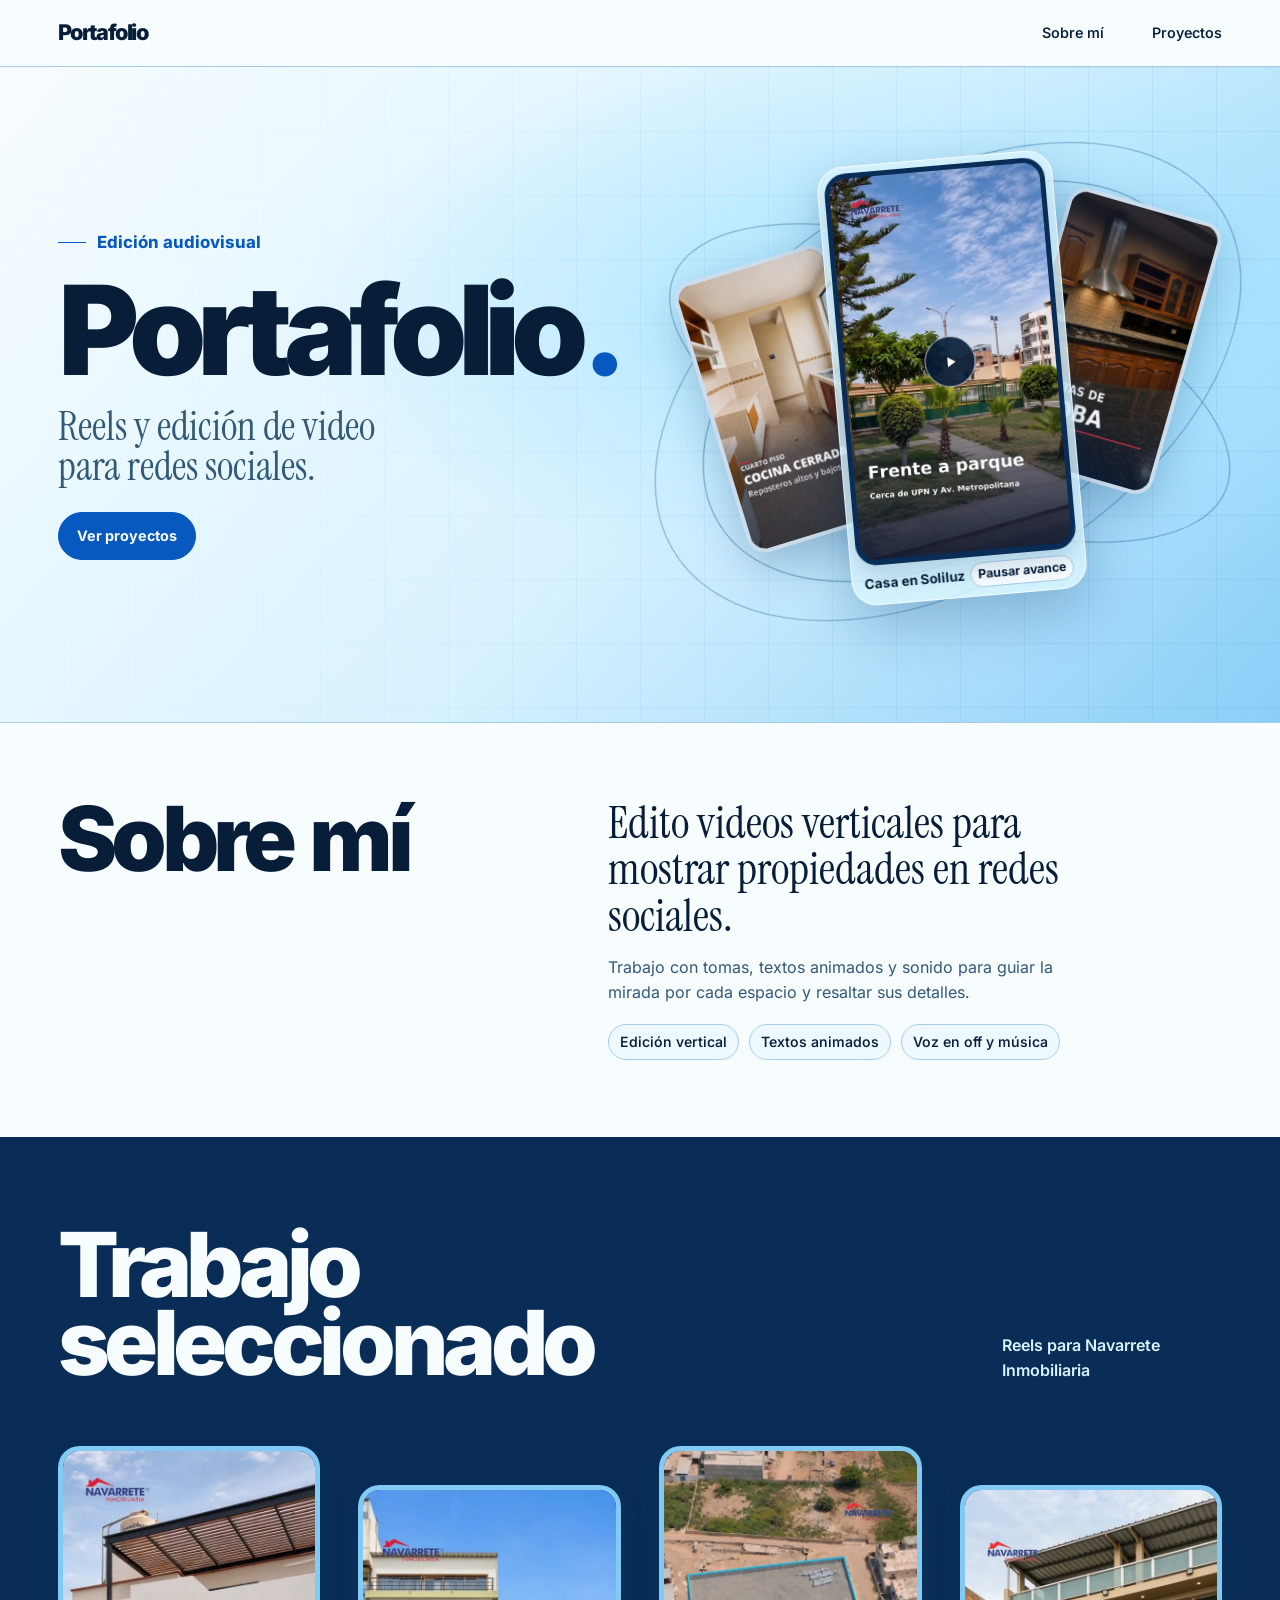
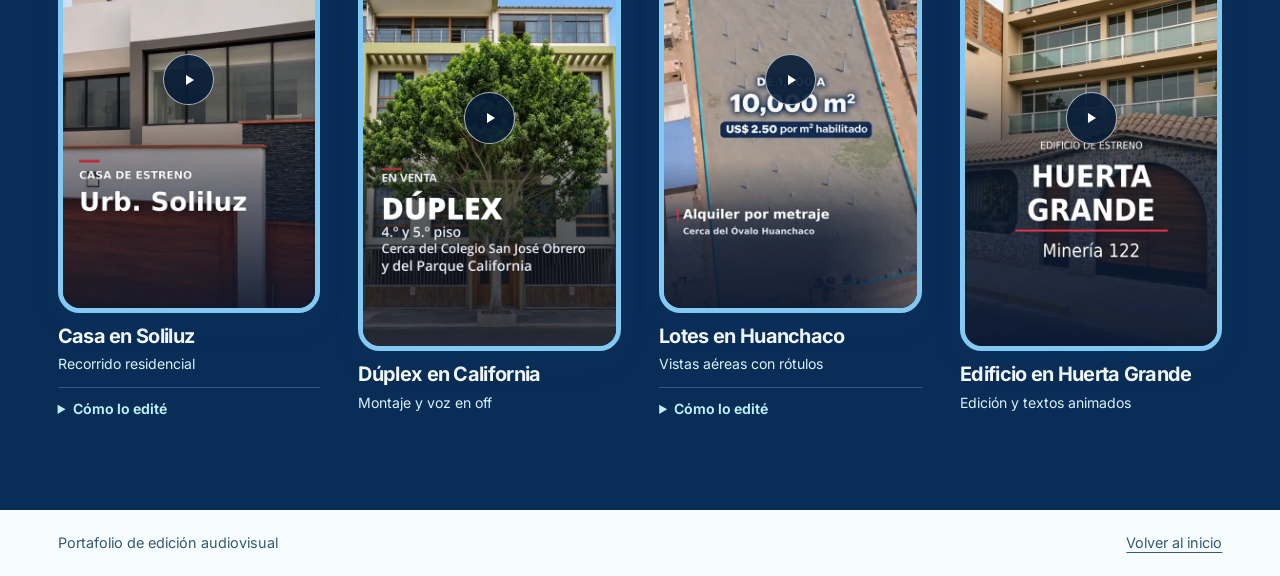
<file: index.html>
<!doctype html>
<html lang="es">
<head>
  <meta charset="utf-8">
  <meta name="viewport" content="width=device-width, initial-scale=1">
  <meta name="description" content="Portafolio personal de edición audiovisual. Reels, textos animados y contenido para redes sociales.">
  <meta name="theme-color" content="#d9f2ff">
  <title>Portafolio | Edición audiovisual</title>
  <link rel="preload" href="inter.woff2" as="font" type="font/woff2" crossorigin>
  <link rel="stylesheet" href="styles.css">
  <script src="reels.js" defer></script>
</head>
<body id="inicio">
  <a class="skip" href="#contenido">Ir al contenido</a>
  <header class="masthead shell">
    <a class="wordmark" href="#inicio">Portafolio</a>
    <nav aria-label="Navegación principal">
      <a href="#sobre-mi">Sobre mí</a>
      <a href="#proyectos">Proyectos</a>
    </nav>
  </header>
  <main id="contenido">
    <section class="hero" aria-labelledby="hero-title">
      <div class="hero-grid" aria-hidden="true"></div>
      <div class="shell hero-layout">
        <div class="hero-type">
          <p class="hero-category">Edición audiovisual</p>
          <h1 id="hero-title">Portafolio<span>.</span></h1>
          <p class="hero-deck">Reels y edición de video para redes sociales.</p>
          <a class="pill hero-action" href="#proyectos">Ver proyectos</a>
        </div>
        <div class="hero-stage">
          <div class="stage-orbit" aria-hidden="true"></div>
          <button class="stage-card stage-left" type="button" data-reel="california" aria-label="Ver reel de California desde la portada">
            <img src="california-portada.webp" alt="" width="380" height="676">
          </button>
          <button class="stage-card stage-right" type="button" data-reel="huerta-grande" aria-label="Ver reel de Huerta Grande desde la portada">
            <img src="huerta-portada.webp" alt="" width="380" height="676">
          </button>
          <div class="stage-feature">
            <div class="phone hero-phone">
              <video class="teaser" muted loop playsinline preload="none" poster="soliluz-portada.webp" data-src="avance-soliluz.mp4" aria-hidden="true"></video>
              <button class="phone-play" type="button" data-reel="soliluz" aria-label="Ver reel completo de Soliluz">
                <span class="play-icon" aria-hidden="true"></span>
              </button>
            </div>
            <div class="stage-caption">
              <span>Casa en Soliluz</span>
              <button class="teaser-toggle" type="button" hidden>Pausar avance</button>
            </div>
          </div>
        </div>
      </div>
    </section>

    <section class="about" id="sobre-mi" aria-labelledby="about-title">
      <div class="shell about-layout">
        <h2 id="about-title" data-reveal>Sobre mí</h2>
        <div class="about-copy" data-reveal>
          <p class="deck">Edito videos verticales para mostrar propiedades en redes sociales.</p>
          <p>Trabajo con tomas, textos animados y sonido para guiar la mirada por cada espacio y resaltar sus detalles.</p>
          <ul class="skills" aria-label="Áreas de trabajo">
            <li>Edición vertical</li><li>Textos animados</li><li>Voz en off y música</li>
          </ul>
        </div>
      </div>
    </section>

    <section class="work" id="proyectos" aria-labelledby="work-title">
      <div class="shell work-inner">
        <header class="work-heading" data-reveal>
          <h2 id="work-title">Trabajo<br>seleccionado</h2>
          <p>Reels para Navarrete Inmobiliaria</p>
        </header>
        <div class="project-grid">
          <article class="project" data-project="soliluz" data-reveal>
            <button class="phone poster" type="button" data-reel="soliluz" aria-label="Ver reel de la casa en Soliluz">
              <img src="soliluz.webp" alt="" width="540" height="960" loading="lazy">
              <span class="poster-play" aria-hidden="true"><span class="play-icon"></span></span>
            </button>
            <h3>Casa en Soliluz</h3>
            <p>Recorrido residencial</p>
            <details class="edit-notes">
              <summary>Cómo lo edité</summary>
              <p>Ordené las tomas como una visita, desde la fachada y el parque hasta los interiores y la terraza. Usé rótulos para señalar cada cambio de ambiente.</p>
            </details>
          </article>
          <article class="project" data-project="california" data-reveal>
            <button class="phone poster" type="button" data-reel="california" aria-label="Ver reel del dúplex en California">
              <img src="california.webp" alt="" width="540" height="960" loading="lazy">
              <span class="poster-play" aria-hidden="true"><span class="play-icon"></span></span>
            </button>
            <h3>Dúplex en California</h3>
            <p>Montaje y voz en off</p>
          </article>
          <article class="project" data-project="huanchaco" data-reveal>
            <button class="phone poster" type="button" data-reel="huanchaco" aria-label="Ver reel de los lotes industriales en Huanchaco">
              <img src="huanchaco.webp" alt="" width="540" height="960" loading="lazy">
              <span class="poster-play" aria-hidden="true"><span class="play-icon"></span></span>
            </button>
            <h3>Lotes en Huanchaco</h3>
            <p>Vistas aéreas con rótulos</p>
            <details class="edit-notes">
              <summary>Cómo lo edité</summary>
              <p>Combiné tomas a nivel del suelo con una vista aérea. El contorno sobre el terreno ayuda a ubicar el área en alquiler y entender su escala.</p>
            </details>
          </article>
          <article class="project" data-project="huerta-grande" data-reveal>
            <button class="phone poster" type="button" data-reel="huerta-grande" aria-label="Ver reel del edificio en Huerta Grande">
              <img src="huerta-grande.webp" alt="" width="540" height="960" loading="lazy">
              <span class="poster-play" aria-hidden="true"><span class="play-icon"></span></span>
            </button>
            <h3>Edificio en Huerta Grande</h3>
            <p>Edición y textos animados</p>
          </article>
        </div>
      </div>
    </section>

  </main>
  <footer class="shell footer">
    <span>Portafolio de edición audiovisual</span>
    <a href="#inicio">Volver al inicio</a>
  </footer>

  <dialog class="viewer" aria-labelledby="viewer-title">
    <div class="viewer-top">
      <h2 id="viewer-title"></h2>
      <form method="dialog"><button class="viewer-close" type="submit" autofocus>Cerrar</button></form>
    </div>
    <video class="viewer-player" controls playsinline preload="metadata" aria-labelledby="viewer-title"></video>
    <p class="viewer-error" role="status" hidden>El video no se pudo cargar. <a class="viewer-file">Abrir el archivo MP4</a></p>
  </dialog>
</body>
</html>
</file>
<file: styles.css>
@font-face {
  font-family: Inter;
  src: url("inter.woff2") format("woff2");
  font-weight: 100 900;
  font-display: swap;
}

@font-face {
  font-family: "Instrument Serif";
  src: url("instrument-serif.woff2") format("woff2");
  font-weight: 400;
  font-display: swap;
}

:root {
  color-scheme: light;
  --ink: #071d38;
  --muted: #335975;
  --accent: #0759c0;
  --navy: #092d56;
  --ice: #d9f2ff;
  --wash: #edf8ff;
  --paper: #f7fcff;
  --sky: #82c9f3;
  --highlight: #bcf2ff;
  --line: #a6cde5;
  --sans: Inter, system-ui, sans-serif;
  --serif: "Instrument Serif", Georgia, serif;
}

* { box-sizing: border-box; }
html { scroll-behavior: smooth; scroll-padding-top: 1rem; }
body { margin: 0; background: var(--paper); color: var(--ink); font: 1rem/1.55 var(--sans); }
body.viewer-open { overflow: hidden; }
h1, h2, h3, p { margin: 0; }
a { color: inherit; text-underline-offset: .27em; }
button { color: inherit; font: inherit; cursor: pointer; }
:focus-visible { outline: 2px solid currentColor; outline-offset: 4px; }
[hidden] { display: none !important; }

.shell { width: min(100% - clamp(2rem, 9vw, 9rem), 83rem); margin-inline: auto; }

.skip {
  position: fixed;
  z-index: 5;
  inset: .9rem auto auto .9rem;
  transform: translateY(-200%);
  background: var(--paper);
  padding: .6rem 1rem;
}
.skip:focus { transform: none; }

.masthead, .footer {
  display: flex;
  align-items: center;
  justify-content: space-between;
  flex-wrap: wrap;
  gap: .3rem 1.1rem;
  min-height: 4.15rem;
  padding-block: .55rem;
}

.wordmark { font-size: 1.35rem; font-weight: 850; letter-spacing: -.065em; text-decoration: none; }
nav { display: flex; flex-wrap: wrap; gap: .25rem clamp(.75rem, 3.8vw, 3.2rem); }
nav a { font-weight: 550; font-size: .9rem; text-decoration: none; padding-block: .35rem; }
nav a:hover, .footer a:hover { color: var(--accent); text-decoration: underline; }

.hero {
  position: relative;
  isolation: isolate;
  overflow: hidden;
  background: radial-gradient(ellipse at 76% 37%, #a3e3ff 0%, transparent 49%),
    linear-gradient(132deg, #f6fcff 3%, #d8f2ff 54%, #89cef8 100%);
  border-block: 1px solid var(--line);
}
.hero-grid {
  position: absolute;
  z-index: -1;
  inset: 0;
  background-image: linear-gradient(to right, #14619412 1px, transparent 1px),
    linear-gradient(to bottom, #14619412 1px, transparent 1px);
  background-size: clamp(30px, 5vw, 80px) clamp(30px, 5vw, 80px);
  mask-image: linear-gradient(100deg, transparent 9%, black 80%);
}
.hero-layout {
  display: grid;
  grid-template-columns: 1.08fr 1fr;
  align-items: center;
  gap: clamp(.75rem, 2vw, 2rem);
  min-height: clamp(33rem, 50vw, 46rem);
  padding-block: clamp(2.5rem, 5vw, 5.25rem);
}
.hero-type { position: relative; z-index: 2; }
.hero-category {
  display: flex;
  align-items: center;
  gap: .7rem;
  margin-bottom: 1.3rem;
  color: var(--accent);
  font-size: clamp(.9rem, 1.4vw, 1.05rem);
  font-weight: 750;
  animation: rise-in .65s .1s both;
}
.hero-category::before { width: 1.75rem; height: 1px; background: currentColor; content: ""; }
.hero h1 {
  color: var(--ink);
  font-size: clamp(3.55rem, 9.7vw, 10.15rem);
  font-weight: 875;
  letter-spacing: -.074em;
  line-height: .87;
  animation: headline-in .95s .07s cubic-bezier(.22,.75,.3,1) both;
}
.hero h1 span { color: var(--accent); padding-left: .025em; }
.hero-deck {
  max-width: 23ch;
  text-wrap: balance;
  margin-block: 1.45rem 1.65rem;
  color: var(--muted);
  font: 400 clamp(1.65rem, 3.15vw, 3.35rem)/.98 var(--serif);
  animation: rise-in .75s .22s both;
}
.hero .hero-action {
  display: inline-flex;
  align-items: center;
  color: var(--paper);
  background: var(--accent);
  border-color: var(--accent);
  min-height: 3rem;
  padding-inline: 1.15rem;
  text-decoration: none;
  animation: rise-in .75s .34s both;
}
.hero .hero-action:hover { color: var(--ink); background: var(--ice); }

.hero-stage { position: relative; isolation: isolate; min-width: 0; aspect-ratio: 1.04; }
.stage-orbit {
  position: absolute;
  z-index: -1;
  inset: 10% -9% 15%;
  border: 1px solid #0d50846e;
  border-radius: 50%;
  transform: rotate(-32deg);
  animation: orbit-in 1.2s .12s both;
}
.stage-orbit::before,
.stage-orbit::after {
  content: "";
  position: absolute;
  border: 1px solid #0d508479;
  border-radius: inherit;
}
.stage-orbit::before { inset: 8%; }
.stage-orbit::after { inset: 18% 4% 17%; transform: rotate(53deg); }
.stage-card {
  position: absolute;
  z-index: 0;
  width: 29%;
  padding: 0;
  aspect-ratio: 9 / 16;
  overflow: hidden;
  border: 4px solid #deeffbe8;
  border-radius: clamp(.65rem, 1.5vw, 1.2rem);
  background: var(--navy);
  box-shadow: 0 1rem 2.8rem #082d5e43;
  transform: translate3d(0,0,0) rotate(var(--stage-tilt));
  animation: stage-in .9s var(--stage-delay) cubic-bezier(.2,.8,.3,1) both;
  transition: filter .2s ease, scale .24s ease;
}
.stage-card:hover { filter: brightness(1.1); scale: 1.04; }
.stage-card:focus-visible { z-index: 2; }
.stage-card img { display: block; width: 100%; height: 100%; object-fit: cover; }
.stage-left { left: 6%; top: 24%; --stage-tilt: -17deg; --stage-delay: .27s; --stage-start: -2rem; }
.stage-right { right: 6%; top: 13%; --stage-tilt: 16deg; --stage-delay: .39s; --stage-start: 2rem; }
.stage-feature {
  position: absolute;
  z-index: 1;
  width: 43%;
  left: 29%;
  top: 5%;
  padding: .4rem;
  border: 1px solid #ffffffcc;
  border-radius: clamp(1rem, 2vw, 2rem);
  background: #d9f5ffdb;
  box-shadow: 0 1.35rem 3.5rem #06396a44;
  transform: rotate(-5deg);
  animation: stage-in 1s .17s cubic-bezier(.2,.8,.3,1) both;
  --stage-tilt: -5deg;
  --stage-start: .6rem;
}
.hero-phone { width: 100%; border: 0; box-shadow: none; }
.stage-caption {
  display: flex;
  align-items: center;
  flex-wrap: wrap;
  justify-content: space-between;
  gap: .22rem;
  padding: .4rem .32rem .12rem;
  color: var(--ink);
  font-size: .84rem;
  font-weight: 700;
}

.about { background: var(--paper); }
.about-layout {
  display: grid;
  grid-template-columns: minmax(0, .75fr) minmax(0, 1fr);
  align-items: start;
  gap: clamp(1.5rem, 7vw, 7rem);
  padding-block: clamp(3.25rem, 6vw, 6.5rem);
}
h2 {
  font-size: clamp(3.05rem, 7vw, 6.9rem);
  line-height: .87;
  font-weight: 850;
  letter-spacing: -.06em;
  word-spacing: .045em;
}
.deck { font: 400 clamp(2rem, 3.55vw, 3.65rem)/1.02 var(--serif); margin-bottom: 1rem; max-width: 22ch; }
.about-copy > p:last-of-type { max-width: 45ch; color: var(--muted); }
.skills { display: flex; flex-wrap: wrap; gap: .6rem; list-style: none; margin: 1.25rem 0 0; padding: 0; }
.skills li { background: var(--wash); border: 1px solid var(--line); padding: .37rem .7rem; border-radius: 999px; font-size: .88rem; font-weight: 540; }
.phone {
  position: relative;
  display: block;
  padding: 0;
  overflow: hidden;
  aspect-ratio: 9 / 16;
  border: clamp(3px, .45vw, 7px) solid var(--navy);
  border-radius: clamp(.8rem, 1.7vw, 1.7rem);
  background: var(--navy);
  box-shadow: 0 .8rem 1.5rem #103c672e;
}
.phone img, .phone video { display: block; width: 100%; height: 100%; object-fit: cover; }
.phone-play, .poster-play { position: absolute; inset: 0; display: grid; place-items: center; }
.phone-play { width: 100%; border: 0; background: none; }
.phone-play:focus-visible { outline: 3px solid white; outline-offset: -6px; }
.play-icon {
  display: grid;
  width: clamp(2rem, 4vw, 3.25rem);
  aspect-ratio: 1;
  place-items: center;
  border: 1px solid #ffffffa6;
  border-radius: 50%;
  background: #071d38e8;
  color: white;
  transition: transform .2s ease, background .2s ease;
}
.play-icon::after {
  content: "";
  width: 0;
  height: 0;
  border: .35rem solid transparent;
  border-left: .55rem solid currentColor;
  border-right: 0;
  margin-left: .15rem;
}
.phone-play:hover .play-icon, .poster:hover .play-icon { transform: scale(1.12); background: var(--accent); }
.teaser-toggle {
  border: 1px solid var(--line);
  border-radius: 999px;
  background: var(--paper);
  padding: .18rem .43rem;
  font-size: .78rem;
  line-height: 1.35;
}
.teaser-toggle:hover { background: var(--ice); }

.work { overflow: hidden; background: var(--navy); color: var(--paper); }
.work-inner { padding-block: clamp(3.4rem, 7vw, 7rem); }
.work-heading { display: flex; flex-wrap: wrap; justify-content: space-between; align-items: end; gap: 1.1rem 2rem; }
.work-heading p { max-width: 20ch; color: var(--ice); font-weight: 600; }
.project-grid {
  display: grid;
  grid-template-columns: repeat(4, minmax(0, 1fr));
  gap: clamp(.8rem, 3vw, 3rem);
  margin-top: clamp(2rem, 5vw, 4.5rem);
}
.project:nth-child(even) { margin-top: clamp(.9rem, 3vw, 2.5rem); }
.project:nth-child(2) { --reveal-delay: .08s; }
.project:nth-child(3) { --reveal-delay: .16s; }
.project:nth-child(4) { --reveal-delay: .24s; }
.poster { width: 100%; border-color: var(--sky); transition: translate .22s; }
.poster:hover { translate: 0 -.35rem; }
.project h3 { margin-top: .75rem; font-size: clamp(1.05rem, 1.55vw, 1.5rem); line-height: 1.15; letter-spacing: -.035em; }
.project p { margin-top: .35rem; color: var(--ice); font-size: .88rem; }

.edit-notes {
  margin-top: .75rem;
  padding-top: .65rem;
  border-top: 1px solid #82c9f34d;
}
.edit-notes summary {
  width: fit-content;
  cursor: pointer;
  color: var(--highlight);
  font-size: .88rem;
  font-weight: 650;
}
.edit-notes summary:hover { text-decoration: underline; text-underline-offset: .2em; }
.edit-notes p { max-width: 36ch; margin-top: .5rem; }

.pill {
  border: 1px solid var(--navy);
  border-radius: 999px;
  background: var(--highlight);
  padding: .58rem .95rem;
  min-height: 2.7rem;
  font-size: .9rem;
  font-weight: 700;
}
.pill:hover { color: var(--paper); background: var(--navy); }
.footer { color: var(--muted); font-size: .9rem; }

@keyframes orbit-in {
  from { opacity: 0; transform: rotate(-19deg) scale(.8); }
  to { opacity: 1; transform: rotate(-32deg) scale(1); }
}
@keyframes stage-in {
  from { opacity: 0; transform: translate(var(--stage-start), 2.25rem) rotate(0) scale(.85); }
  to { opacity: 1; transform: translate(0, 0) rotate(var(--stage-tilt)) scale(1); }
}
@keyframes headline-in {
  from { opacity: 0; clip-path: inset(0 0 100% 0); transform: translateY(.32em) scale(.96); }
  to { opacity: 1; clip-path: inset(-20% -10% -24% -10%); transform: none; }
}
@keyframes rise-in {
  from { opacity: 0; translate: 0 1.6rem; }
  to { opacity: 1; translate: none; }
}

@media (hover: hover) and (pointer: fine) and (prefers-reduced-motion: no-preference) {
  .stage-left { translate: calc(var(--stage-x, 0px) * -1) var(--stage-y, 0px); }
  .stage-right { translate: var(--stage-x, 0px) calc(var(--stage-y, 0px) * -.65); }
  .stage-feature { translate: calc(var(--stage-x, 0px) * .4) calc(var(--stage-y, 0px) * .4); }
}

@media (prefers-reduced-motion: no-preference) {
  .reveal-ready [data-reveal]:not(.has-entered):not(:focus-within) { opacity: 0; }
  [data-reveal].has-entered { animation: rise-in .7s var(--reveal-delay, 0s) cubic-bezier(.2,.7,.3,1) both; }
}

@media (max-width: 850px) {
  .hero-layout { grid-template-columns: 1fr; gap: 2rem; padding-block: 3rem 2.75rem; }
  .hero h1 { font-size: clamp(3.55rem, 15vw, 7.25rem); }
  .hero-deck { margin-block: 1rem 1.25rem; }
  .hero-stage { width: min(100%, 34rem); justify-self: center; aspect-ratio: .99; }
  .about-layout { grid-template-columns: 1fr; }
  .project-grid { grid-template-columns: repeat(2, minmax(0, 1fr)); gap: 1.65rem clamp(1rem, 5vw, 2.7rem); }
}

@media (max-width: 500px) {
  .masthead { min-height: 3.35rem; }
  .wordmark { font-size: 1.2rem; }
  nav a { font-size: .875rem; }
  .hero-layout { padding-block: 2.4rem 2.2rem; gap: 1rem; }
  .hero-category { margin-bottom: .9rem; }
  .hero h1 { font-size: clamp(3.35rem, 13.5vw, 4.75rem); }
  .hero-stage { aspect-ratio: .87; }
  .stage-feature { width: 49%; left: 25.5%; }
  .stage-left { left: 4%; top: 24%; }
  .stage-right { right: 4%; top: 16%; }
  .stage-card { width: 33%; }
  .stage-caption { font-size: .75rem; }
  .teaser-toggle { font-size: .75rem; }
  .project h3 { overflow-wrap: anywhere; }
}

@media (prefers-reduced-motion: reduce) {
  html { scroll-behavior: auto; }
  *, *::before, *::after { animation: none !important; transition: none !important; }
}
.viewer {
  width: min(calc(100% - 1.5rem), 33rem);
  max-height: calc(100dvh - 1.5rem);
  padding: .75rem clamp(.75rem, 3vw, 1.2rem) 1rem;
  border: 1px solid var(--line);
  border-radius: 1rem;
  background: var(--paper);
  color: var(--ink);
}
.viewer::backdrop { background: #04182ee0; }
.viewer-top { display: flex; justify-content: space-between; align-items: center; gap: .9rem; margin-bottom: .6rem; }
.viewer h2 { font: 400 clamp(1.45rem, 4vw, 2.15rem)/1.03 var(--serif); }
.viewer-close { padding: .35rem .65rem; border: 1px solid var(--line); border-radius: 999px; background: var(--wash); }
.viewer-close:hover { background: var(--ice); }
.viewer-player {
  display: block;
  width: auto;
  height: min(73dvh, 42rem);
  max-width: 100%;
  margin-inline: auto;
  background: #04182e;
  border-radius: .5rem;
  aspect-ratio: 9 / 16;
}
.viewer-error { margin-top: .75rem; color: var(--muted); }
</file>
